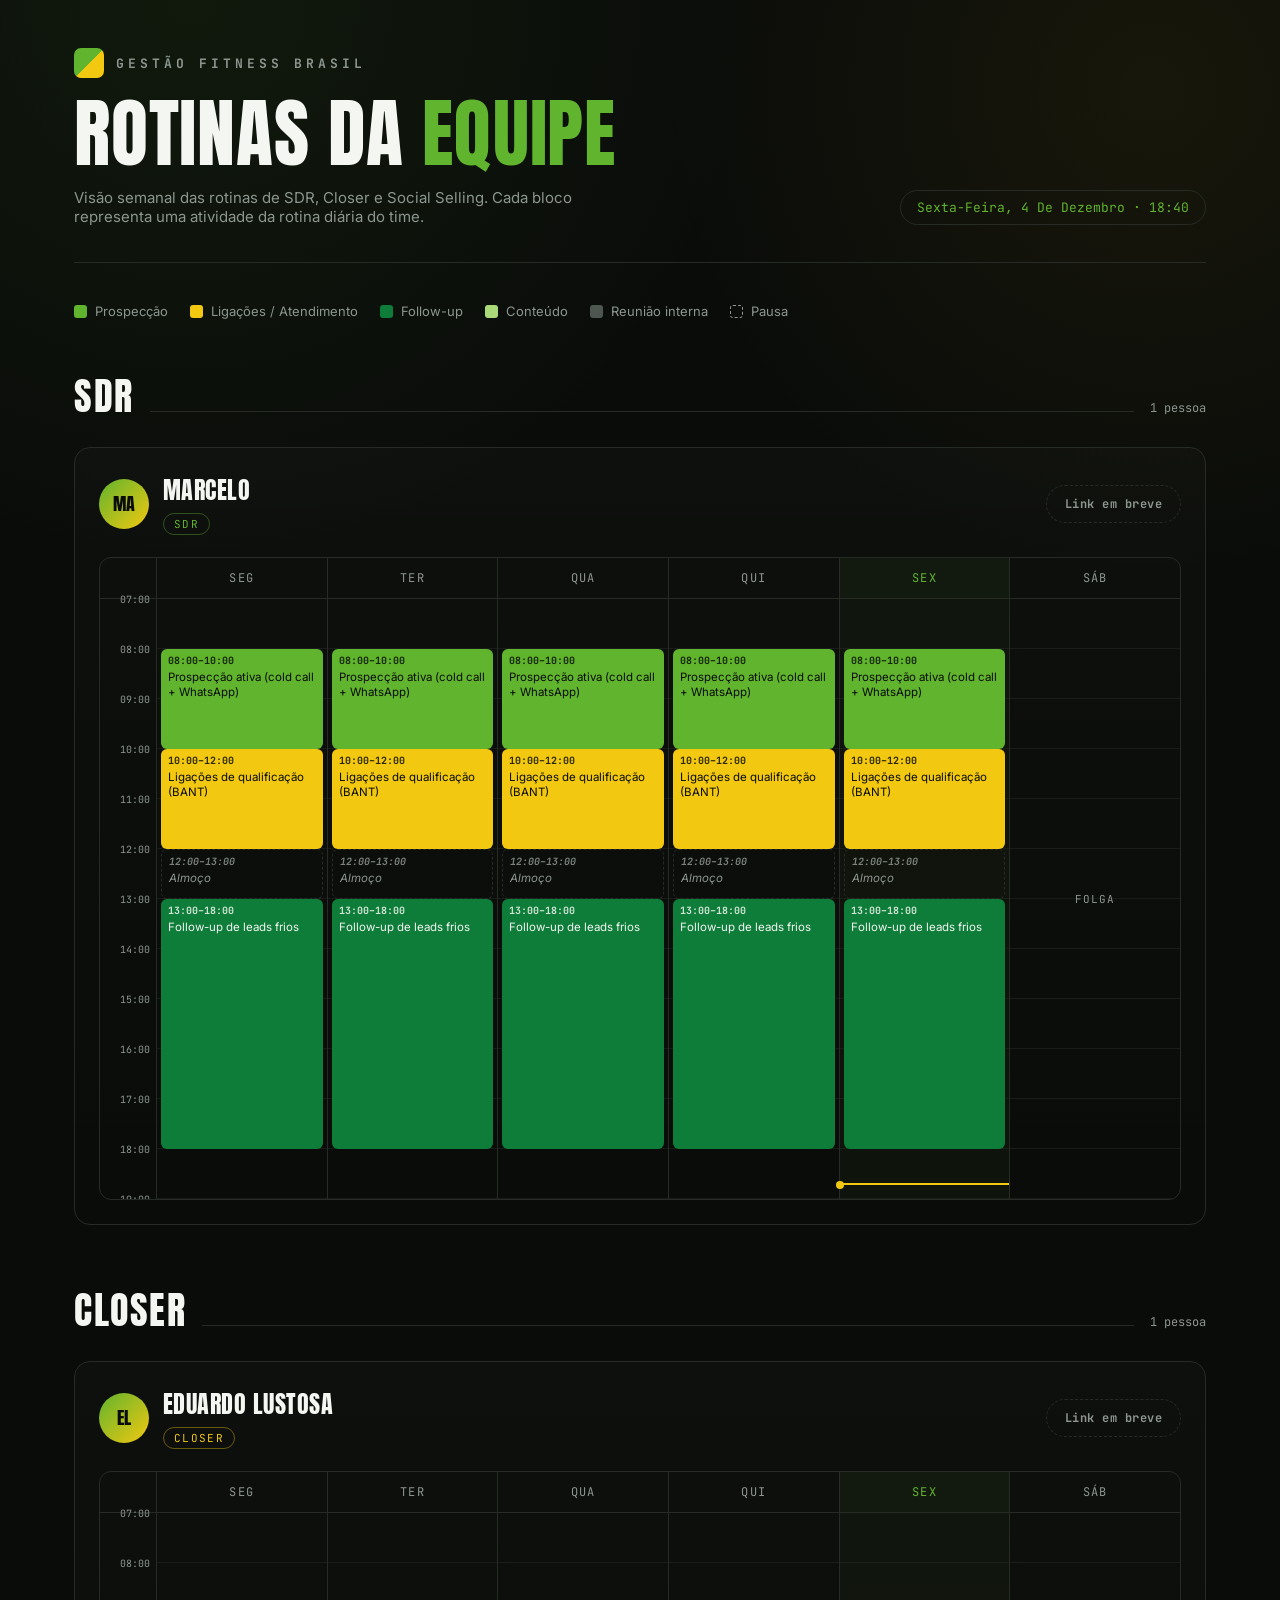
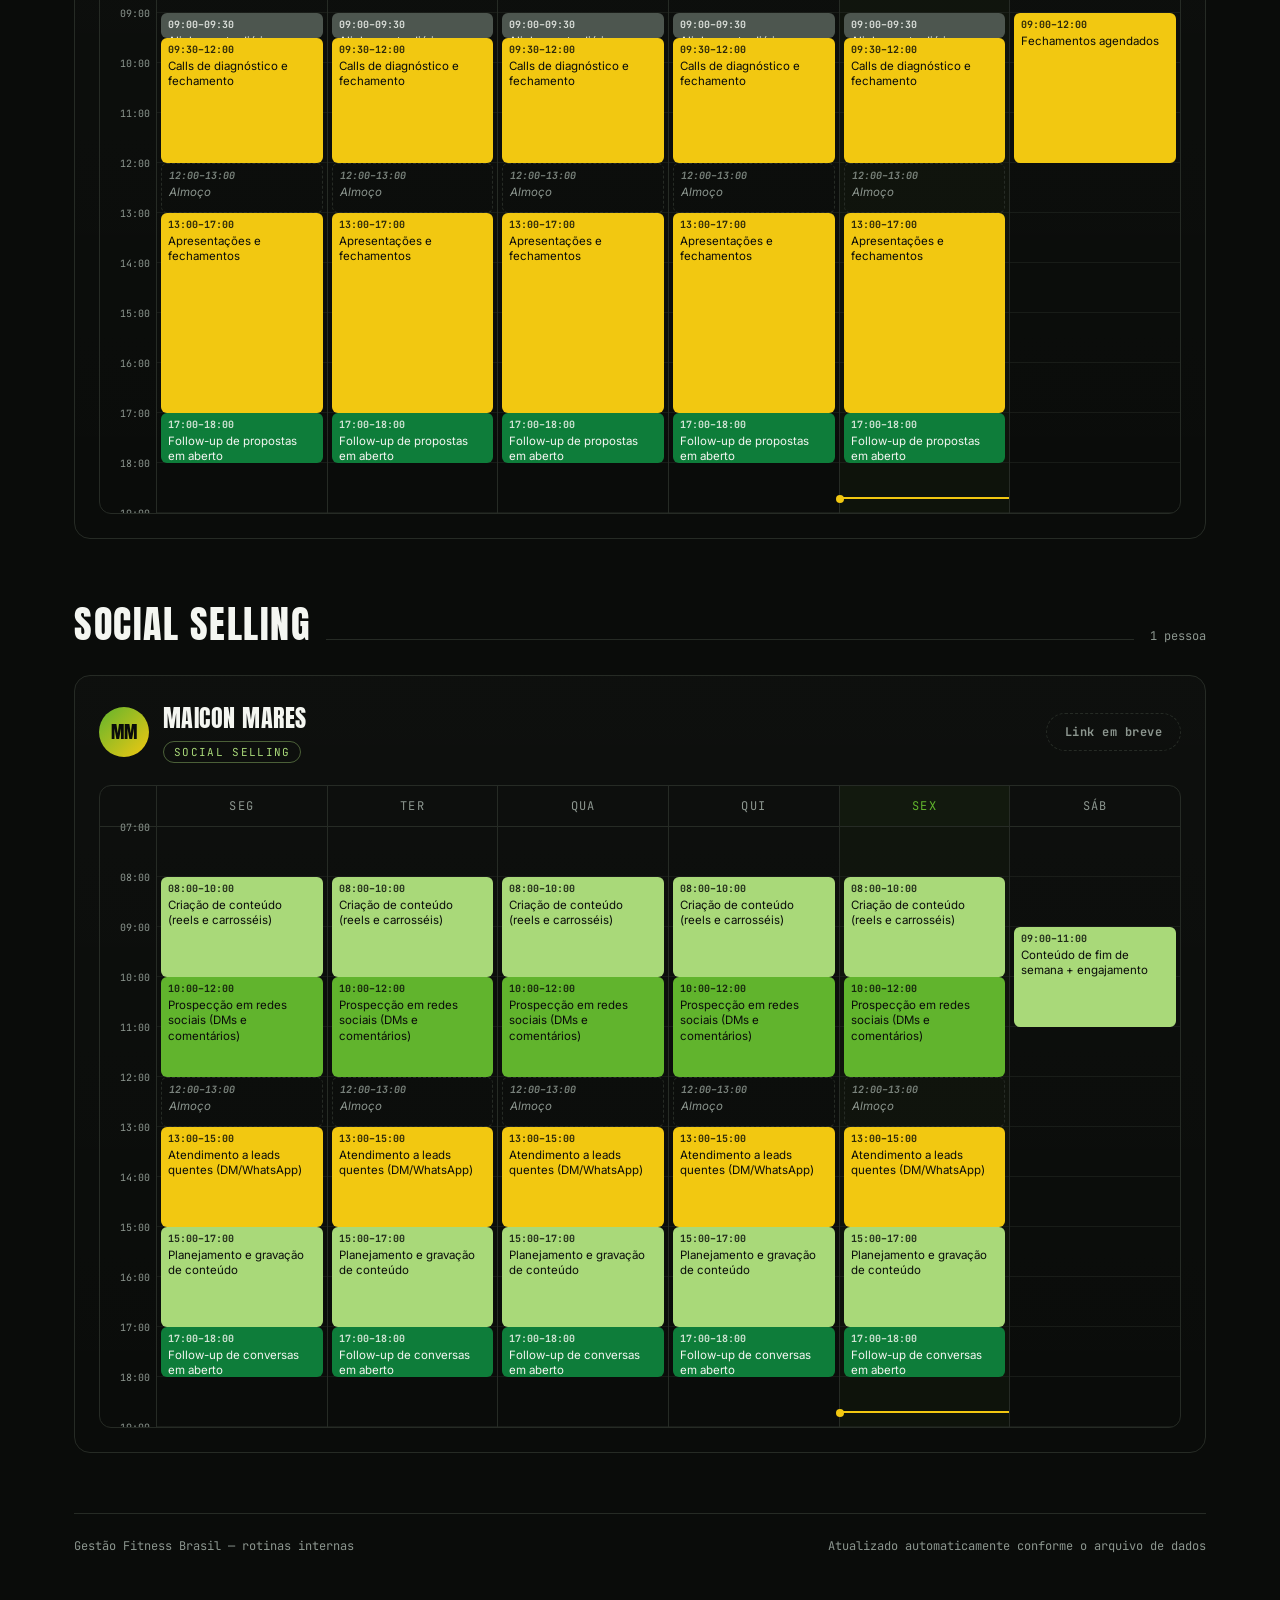
<file: index (1).html>
<!DOCTYPE html>
<html lang="pt-BR">
<head>
<meta charset="UTF-8" />
<meta name="viewport" content="width=device-width, initial-scale=1.0" />
<title>Rotinas da Equipe · Gestão Fitness Brasil</title>
<link rel="preconnect" href="https://fonts.googleapis.com" />
<link rel="preconnect" href="https://fonts.gstatic.com" crossorigin />
<link href="https://fonts.googleapis.com/css2?family=Anton&family=Inter:wght@400;500;600;800&family=JetBrains+Mono:wght@400;500;700&display=swap" rel="stylesheet" />
<style>
  :root{
    --bg:#0a0c0a;
    --surface:#14181480;
    --surface-solid:#15191500;
    --line:#262b25;
    --green:#61b42d;
    --green-deep:#0e7d3a;
    --yellow:#f2c811;
    --text:#f4f6f1;
    --text-muted:#8c968f;

    --type-prospeccao:#61b42d;
    --type-ligacoes:#f2c811;
    --type-followup:#0e7d3a;
    --type-conteudo:#a9d979;
    --type-reuniao:#4d564f;

    --board-hour-px:50px;

    --font-display:'Anton', sans-serif;
    --font-body:'Inter', sans-serif;
    --font-mono:'JetBrains Mono', monospace;
  }

  *{ box-sizing:border-box; }

  html,body{
    margin:0;
    padding:0;
    background:var(--bg);
    color:var(--text);
    font-family:var(--font-body);
    -webkit-font-smoothing:antialiased;
  }

  body{
    background-image:
      radial-gradient(circle at 15% 0%, rgba(97,180,45,0.08), transparent 40%),
      radial-gradient(circle at 90% 10%, rgba(242,200,17,0.06), transparent 35%);
    background-attachment:fixed;
  }

  .wrap{
    max-width:1180px;
    margin:0 auto;
    padding:48px 24px 80px;
  }

  /* ---------- Header ---------- */
  header.top{
    display:flex;
    flex-direction:column;
    gap:18px;
    padding-bottom:36px;
    border-bottom:1px solid var(--line);
    margin-bottom:40px;
  }

  .brand-row{
    display:flex;
    align-items:center;
    gap:12px;
  }

  .brand-mark{
    width:30px;
    height:30px;
    border-radius:7px;
    background:linear-gradient(135deg, var(--green) 50%, var(--yellow) 50%);
    flex-shrink:0;
  }

  .brand-name{
    font-family:var(--font-mono);
    font-weight:700;
    letter-spacing:0.3em;
    font-size:13px;
    color:var(--text-muted);
    text-transform:uppercase;
  }

  h1.title{
    font-family:var(--font-display);
    font-weight:400;
    font-size:clamp(40px, 8vw, 76px);
    line-height:0.98;
    letter-spacing:0.01em;
    margin:0;
    text-transform:uppercase;
  }

  h1.title .accent{ color:var(--green); }

  .top-meta{
    display:flex;
    flex-wrap:wrap;
    align-items:center;
    justify-content:space-between;
    gap:16px;
  }

  .top-meta p{
    margin:0;
    color:var(--text-muted);
    font-size:15px;
    max-width:520px;
  }

  #now-display{
    font-family:var(--font-mono);
    font-size:13px;
    color:var(--green);
    border:1px solid var(--line);
    border-radius:999px;
    padding:8px 16px;
    white-space:nowrap;
    text-transform:capitalize;
  }

  /* ---------- Legend ---------- */
  .legend{
    display:flex;
    flex-wrap:wrap;
    gap:10px 22px;
    margin-bottom:48px;
  }

  .legend-item{
    display:flex;
    align-items:center;
    gap:8px;
    font-size:13px;
    color:var(--text-muted);
  }

  .legend-swatch{
    width:13px;
    height:13px;
    border-radius:3px;
    flex-shrink:0;
  }

  .legend-swatch.pausa{
    background:transparent;
    border:1px dashed var(--text-muted);
  }

  /* ---------- Role sections ---------- */
  section.role-section{
    margin-bottom:56px;
  }

  .role-head{
    display:flex;
    align-items:baseline;
    gap:16px;
    margin-bottom:22px;
  }

  .role-head h2{
    font-family:var(--font-display);
    font-weight:400;
    font-size:clamp(26px, 4vw, 38px);
    text-transform:uppercase;
    letter-spacing:0.04em;
    margin:0;
  }

  .role-head .role-line{
    flex:1;
    height:1px;
    background:var(--line);
  }

  .role-head .role-count{
    font-family:var(--font-mono);
    font-size:12px;
    color:var(--text-muted);
    white-space:nowrap;
  }

  /* ---------- Member card ---------- */
  .member-card{
    border:1px solid var(--line);
    border-radius:16px;
    padding:24px;
    margin-bottom:20px;
    background:linear-gradient(180deg, rgba(255,255,255,0.015), transparent);
  }

  .member-head{
    display:flex;
    flex-wrap:wrap;
    align-items:center;
    justify-content:space-between;
    gap:16px;
    margin-bottom:22px;
  }

  .member-id{
    display:flex;
    align-items:center;
    gap:14px;
  }

  .avatar{
    width:50px;
    height:50px;
    border-radius:50%;
    display:flex;
    align-items:center;
    justify-content:center;
    font-family:var(--font-display);
    font-size:18px;
    color:#0a0c0a;
    background:linear-gradient(135deg, var(--green), var(--yellow));
    flex-shrink:0;
  }

  .member-id h3{
    font-family:var(--font-display);
    font-weight:400;
    font-size:24px;
    text-transform:uppercase;
    margin:0 0 4px;
    letter-spacing:0.02em;
  }

  .role-tag{
    display:inline-block;
    font-family:var(--font-mono);
    font-size:11px;
    letter-spacing:0.12em;
    text-transform:uppercase;
    padding:3px 10px;
    border-radius:999px;
    border:1px solid var(--line);
    color:var(--text-muted);
  }

  .role-tag.sdr{ color:var(--green); border-color:rgba(97,180,45,0.4); }
  .role-tag.closer{ color:var(--yellow); border-color:rgba(242,200,17,0.4); }
  .role-tag.social_selling{ color:var(--type-conteudo); border-color:rgba(169,217,121,0.4); }

  .link-btn{
    font-family:var(--font-mono);
    font-size:12px;
    text-decoration:none;
    color:#0a0c0a;
    background:var(--green);
    padding:10px 18px;
    border-radius:999px;
    font-weight:700;
    letter-spacing:0.04em;
    white-space:nowrap;
    transition:opacity 0.15s ease;
  }

  .link-btn:hover{ opacity:0.85; }

  .link-btn--disabled{
    background:transparent;
    border:1px dashed var(--line);
    color:var(--text-muted);
    cursor:default;
  }

  /* ---------- Weekly board ---------- */
  .board-wrapper{
    overflow-x:auto;
    border:1px solid var(--line);
    border-radius:12px;
  }

  .board-grid{
    display:grid;
    grid-template-columns:56px repeat(6, minmax(118px, 1fr));
    min-width:780px;
  }

  .board-header-cell{
    font-family:var(--font-mono);
    font-size:12px;
    letter-spacing:0.12em;
    color:var(--text-muted);
    text-align:center;
    padding:12px 4px;
    border-bottom:1px solid var(--line);
    border-left:1px solid var(--line);
  }

  .board-header-cell.corner{ border-left:none; }

  .board-header-cell.today{
    color:var(--green);
    background:rgba(97,180,45,0.06);
  }

  .time-axis{
    position:relative;
    border-left:none;
  }

  .time-axis span{
    position:absolute;
    left:0;
    right:6px;
    transform:translateY(-50%);
    font-family:var(--font-mono);
    font-size:10px;
    color:var(--text-muted);
    text-align:right;
  }

  .day-col{
    position:relative;
    border-left:1px solid var(--line);
    background-image:repeating-linear-gradient(
      to bottom,
      transparent,
      transparent calc(var(--board-hour-px) - 1px),
      var(--line) var(--board-hour-px)
    );
  }

  .day-col.today{
    background-color:rgba(97,180,45,0.04);
  }

  .block{
    position:absolute;
    left:4px;
    right:4px;
    border-radius:6px;
    padding:5px 7px;
    font-size:11.5px;
    line-height:1.35;
    overflow:hidden;
  }

  .block .block-time{
    display:block;
    font-family:var(--font-mono);
    font-size:10px;
    font-weight:700;
    margin-bottom:2px;
    opacity:0.85;
  }

  .block.type-prospeccao{ background:var(--type-prospeccao); color:#0a0c0a; }
  .block.type-ligacoes{ background:var(--type-ligacoes); color:#0a0c0a; }
  .block.type-followup{ background:var(--type-followup); color:var(--text); }
  .block.type-conteudo{ background:var(--type-conteudo); color:#0a0c0a; }
  .block.type-reuniao{ background:var(--type-reuniao); color:var(--text); }
  .block.type-pausa{
    background:transparent;
    border:1px dashed var(--line);
    color:var(--text-muted);
    font-style:italic;
  }

  .day-off{
    position:absolute;
    inset:0;
    display:flex;
    align-items:center;
    justify-content:center;
    font-family:var(--font-mono);
    font-size:11px;
    letter-spacing:0.1em;
    color:var(--text-muted);
    text-transform:uppercase;
  }

  .now-line{
    position:absolute;
    left:0;
    right:0;
    height:0;
    border-top:2px solid var(--yellow);
    z-index:3;
  }

  .now-line::before{
    content:'';
    position:absolute;
    left:-4px;
    top:-4px;
    width:8px;
    height:8px;
    border-radius:50%;
    background:var(--yellow);
  }

  /* ---------- Footer ---------- */
  footer{
    margin-top:60px;
    padding-top:24px;
    border-top:1px solid var(--line);
    font-size:12px;
    color:var(--text-muted);
    font-family:var(--font-mono);
    display:flex;
    flex-wrap:wrap;
    justify-content:space-between;
    gap:8px;
  }

  @media (max-width:640px){
    .wrap{ padding:32px 16px 60px; }
    .member-card{ padding:18px; }
    .top-meta{ flex-direction:column; align-items:flex-start; }
  }
</style>
</head>
<body>

<div class="wrap">

  <header class="top">
    <div class="brand-row">
      <span class="brand-mark"></span>
      <span class="brand-name">Gestão Fitness Brasil</span>
    </div>
    <h1 class="title">Rotinas da <span class="accent">Equipe</span></h1>
    <div class="top-meta">
      <p>Visão semanal das rotinas de SDR, Closer e Social Selling. Cada bloco representa uma atividade da rotina diária do time.</p>
      <span id="now-display"></span>
    </div>
  </header>

  <div class="legend" id="legend"></div>

  <main id="content"></main>

  <footer>
    <span>Gestão Fitness Brasil — rotinas internas</span>
    <span>Atualizado automaticamente conforme o arquivo de dados</span>
  </footer>

</div>

<script>
/* =========================================================================
   DADOS DA EQUIPE
   -------------------------------------------------------------------------
   Para adicionar/editar uma pessoa, copie um objeto inteiro do array TEAM
   e ajuste os campos:

   - name   : nome exibido
   - role   : "sdr" | "closer" | "social_selling"
   - initials: iniciais usadas no avatar (2 letras)
   - link   : URL do link de agendamento da pessoa.
              Deixe "#" se ainda não tiver o link (o botão fica desativado
              mostrando "Link em breve").

   - schedule: objeto com a rotina por dia da semana.
              Chaves: 1=Segunda, 2=Terça, 3=Quarta, 4=Quinta, 5=Sexta, 6=Sábado
              Cada dia é uma lista de blocos:
                { start: "HH:MM", end: "HH:MM", title: "...", type: "..." }

              Tipos disponíveis (ver legenda):
                prospeccao | ligacoes | followup | conteudo | reuniao | pausa

              Use um array vazio [] para indicar dia de folga.
              Horários devem ficar entre 07:00 e 19:00 (faixa do quadro).
   ========================================================================= */

const TEAM = [
  {
    name: "Marcelo",
    role: "sdr",
    initials: "MA",
    link: "#",
    schedule: weekdaySchedule([
      { start: "08:00", end: "10:00", title: "Prospecção ativa (cold call + WhatsApp)", type: "prospeccao" },
      { start: "10:00", end: "12:00", title: "Ligações de qualificação (BANT)", type: "ligacoes" },
      { start: "12:00", end: "13:00", title: "Almoço", type: "pausa" },
      { start: "13:00", end: "18:00", title: "Follow-up de leads frios", type: "followup" }
    ], { 6: [] }) // sábado: folga
  },
  {
    name: "Eduardo Lustosa",
    role: "closer",
    initials: "EL",
    link: "#",
    schedule: weekdaySchedule([
      { start: "09:00", end: "09:30", title: "Alinhamento diário com o time", type: "reuniao" },
      { start: "09:30", end: "12:00", title: "Calls de diagnóstico e fechamento", type: "ligacoes" },
      { start: "12:00", end: "13:00", title: "Almoço", type: "pausa" },
      { start: "13:00", end: "17:00", title: "Apresentações e fechamentos", type: "ligacoes" },
      { start: "17:00", end: "18:00", title: "Follow-up de propostas em aberto", type: "followup" }
    ], {
      6: [
        { start: "09:00", end: "12:00", title: "Fechamentos agendados", type: "ligacoes" }
      ]
    })
  },
  {
    name: "Maicon Mares",
    role: "social_selling",
    initials: "MM",
    link: "#",
    schedule: weekdaySchedule([
      { start: "08:00", end: "10:00", title: "Criação de conteúdo (reels e carrosséis)", type: "conteudo" },
      { start: "10:00", end: "12:00", title: "Prospecção em redes sociais (DMs e comentários)", type: "prospeccao" },
      { start: "12:00", end: "13:00", title: "Almoço", type: "pausa" },
      { start: "13:00", end: "15:00", title: "Atendimento a leads quentes (DM/WhatsApp)", type: "ligacoes" },
      { start: "15:00", end: "17:00", title: "Planejamento e gravação de conteúdo", type: "conteudo" },
      { start: "17:00", end: "18:00", title: "Follow-up de conversas em aberto", type: "followup" }
    ], {
      6: [
        { start: "09:00", end: "11:00", title: "Conteúdo de fim de semana + engajamento", type: "conteudo" }
      ]
    })
  }
];

/* Helper: aplica a mesma rotina de Seg–Sex e permite sobrescrever dias específicos (ex: sábado) */
function weekdaySchedule(weekdayBlocks, overrides) {
  const schedule = {};
  for (let day = 1; day <= 6; day++) {
    schedule[day] = (overrides && overrides[day] !== undefined) ? overrides[day] : weekdayBlocks;
  }
  return schedule;
}

/* =========================================================================
   CONFIGURAÇÃO DO QUADRO
   ========================================================================= */
const BOARD_START_HOUR = 7;   // 07:00
const BOARD_END_HOUR = 19;    // 19:00
const HOUR_PX = 50;
const BOARD_HEIGHT = (BOARD_END_HOUR - BOARD_START_HOUR) * HOUR_PX;

const DAY_LABELS = { 1: "SEG", 2: "TER", 3: "QUA", 4: "QUI", 5: "SEX", 6: "SÁB" };
const DAY_ORDER = [1, 2, 3, 4, 5, 6];

const ROLES = [
  { key: "sdr", label: "SDR" },
  { key: "closer", label: "Closer" },
  { key: "social_selling", label: "Social Selling" }
];

const TYPE_LABELS = {
  prospeccao: "Prospecção",
  ligacoes: "Ligações / Atendimento",
  followup: "Follow-up",
  conteudo: "Conteúdo",
  reuniao: "Reunião interna",
  pausa: "Pausa"
};

/* =========================================================================
   HELPERS
   ========================================================================= */
function timeToMinutes(t) {
  const [h, m] = t.split(":").map(Number);
  return h * 60 + m;
}

function topPx(start) {
  return ((timeToMinutes(start) - BOARD_START_HOUR * 60) / 60) * HOUR_PX;
}

function heightPx(start, end) {
  return ((timeToMinutes(end) - timeToMinutes(start)) / 60) * HOUR_PX;
}

/* =========================================================================
   RENDER: LEGENDA
   ========================================================================= */
function renderLegend() {
  const legend = document.getElementById("legend");
  Object.entries(TYPE_LABELS).forEach(([type, label]) => {
    const item = document.createElement("span");
    item.className = "legend-item";

    const swatch = document.createElement("span");
    swatch.className = "legend-swatch" + (type === "pausa" ? " pausa" : "");
    if (type !== "pausa") {
      swatch.style.background = `var(--type-${type})`;
    }

    item.appendChild(swatch);
    item.appendChild(document.createTextNode(label));
    legend.appendChild(item);
  });
}

/* =========================================================================
   RENDER: QUADRO SEMANAL DE UM MEMBRO
   ========================================================================= */
function renderBoard(member, todayDay) {
  const wrapper = document.createElement("div");
  wrapper.className = "board-wrapper";

  const grid = document.createElement("div");
  grid.className = "board-grid";

  // Cabeçalho (linha de dias)
  const corner = document.createElement("div");
  corner.className = "board-header-cell corner";
  grid.appendChild(corner);

  DAY_ORDER.forEach(day => {
    const cell = document.createElement("div");
    cell.className = "board-header-cell" + (day === todayDay ? " today" : "");
    cell.textContent = DAY_LABELS[day];
    grid.appendChild(cell);
  });

  // Eixo de horários
  const axis = document.createElement("div");
  axis.className = "time-axis";
  axis.style.height = BOARD_HEIGHT + "px";
  for (let h = BOARD_START_HOUR; h <= BOARD_END_HOUR; h++) {
    const label = document.createElement("span");
    label.style.top = (h - BOARD_START_HOUR) * HOUR_PX + "px";
    label.textContent = String(h).padStart(2, "0") + ":00";
    axis.appendChild(label);
  }
  grid.appendChild(axis);

  // Colunas dos dias
  const now = new Date();
  const nowMinutes = now.getHours() * 60 + now.getMinutes();

  DAY_ORDER.forEach(day => {
    const col = document.createElement("div");
    col.className = "day-col" + (day === todayDay ? " today" : "");
    col.style.height = BOARD_HEIGHT + "px";

    const blocks = member.schedule[day] || [];

    if (blocks.length === 0) {
      const off = document.createElement("div");
      off.className = "day-off";
      off.textContent = "Folga";
      col.appendChild(off);
    } else {
      blocks.forEach(block => {
        const el = document.createElement("div");
        el.className = "block type-" + block.type;
        el.style.top = topPx(block.start) + "px";
        el.style.height = heightPx(block.start, block.end) + "px";

        const time = document.createElement("span");
        time.className = "block-time";
        time.textContent = block.start + "–" + block.end;

        el.appendChild(time);
        el.appendChild(document.createTextNode(block.title));
        col.appendChild(el);
      });
    }

    // Linha do "agora"
    if (day === todayDay && nowMinutes >= BOARD_START_HOUR * 60 && nowMinutes <= BOARD_END_HOUR * 60) {
      const nowLine = document.createElement("div");
      nowLine.className = "now-line";
      nowLine.style.top = ((nowMinutes - BOARD_START_HOUR * 60) / 60) * HOUR_PX + "px";
      col.appendChild(nowLine);
    }

    grid.appendChild(col);
  });

  wrapper.appendChild(grid);
  return wrapper;
}

/* =========================================================================
   RENDER: CARD DE UM MEMBRO
   ========================================================================= */
function renderMemberCard(member, todayDay) {
  const card = document.createElement("article");
  card.className = "member-card";

  const head = document.createElement("div");
  head.className = "member-head";

  const idBox = document.createElement("div");
  idBox.className = "member-id";

  const avatar = document.createElement("div");
  avatar.className = "avatar";
  avatar.textContent = member.initials;

  const nameBox = document.createElement("div");

  const name = document.createElement("h3");
  name.textContent = member.name;

  const roleTag = document.createElement("span");
  roleTag.className = "role-tag " + member.role;
  roleTag.textContent = ROLES.find(r => r.key === member.role).label;

  nameBox.appendChild(name);
  nameBox.appendChild(roleTag);

  idBox.appendChild(avatar);
  idBox.appendChild(nameBox);

  const linkEl = document.createElement(member.link && member.link !== "#" ? "a" : "span");
  if (member.link && member.link !== "#") {
    linkEl.href = member.link;
    linkEl.target = "_blank";
    linkEl.rel = "noopener";
    linkEl.className = "link-btn";
    linkEl.textContent = "Agendar com " + member.name.split(" ")[0] + " ↗";
  } else {
    linkEl.className = "link-btn link-btn--disabled";
    linkEl.textContent = "Link em breve";
  }

  head.appendChild(idBox);
  head.appendChild(linkEl);

  card.appendChild(head);
  card.appendChild(renderBoard(member, todayDay));

  return card;
}

/* =========================================================================
   RENDER: SEÇÕES POR FUNÇÃO
   ========================================================================= */
function renderContent() {
  const content = document.getElementById("content");
  const todayDay = new Date().getDay(); // 0=Dom ... 6=Sáb

  ROLES.forEach(role => {
    const members = TEAM.filter(m => m.role === role.key);
    if (members.length === 0) return;

    const section = document.createElement("section");
    section.className = "role-section";

    const headRow = document.createElement("div");
    headRow.className = "role-head";

    const h2 = document.createElement("h2");
    h2.textContent = role.label;

    const line = document.createElement("div");
    line.className = "role-line";

    const count = document.createElement("span");
    count.className = "role-count";
    count.textContent = members.length + (members.length === 1 ? " pessoa" : " pessoas");

    headRow.appendChild(h2);
    headRow.appendChild(line);
    headRow.appendChild(count);
    section.appendChild(headRow);

    members.forEach(member => {
      section.appendChild(renderMemberCard(member, todayDay));
    });

    content.appendChild(section);
  });
}

/* =========================================================================
   RELÓGIO / DATA NO CABEÇALHO
   ========================================================================= */
function updateNowDisplay() {
  const now = new Date();
  const formatted = new Intl.DateTimeFormat("pt-BR", {
    weekday: "long",
    day: "numeric",
    month: "long"
  }).format(now);

  const time = now.toLocaleTimeString("pt-BR", { hour: "2-digit", minute: "2-digit" });

  document.getElementById("now-display").textContent = formatted + " · " + time;
}

/* =========================================================================
   INIT
   ========================================================================= */
renderLegend();
renderContent();
updateNowDisplay();
setInterval(updateNowDisplay, 60000);
</script>

</body>
</html>
</file>
